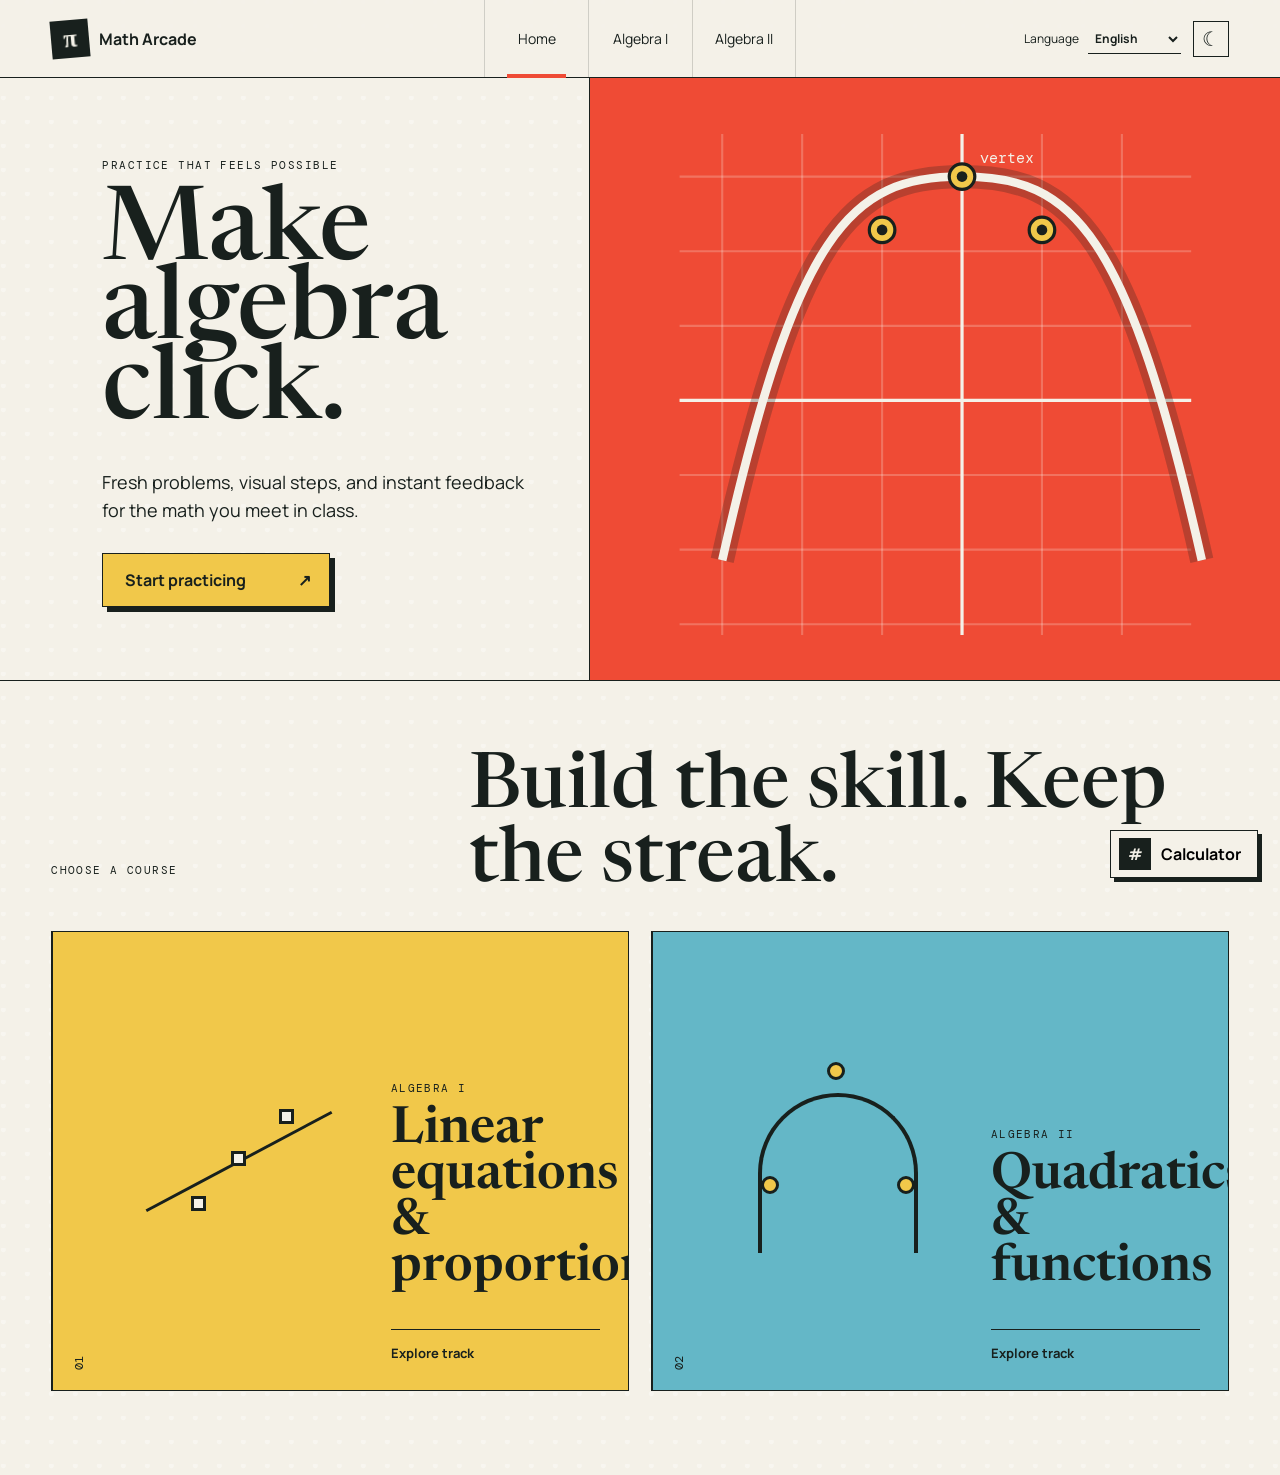
<file: index.html>
<!doctype html>
<html lang="en">
<head>
  <meta charset="utf-8">
  <meta name="viewport" content="width=device-width, initial-scale=1">
  <meta name="theme-color" content="#f4f1e8">
  <title>Math Arcade</title>
  <link rel="stylesheet" href="assets/styles.css">
</head>
<body>
  <header class="site-header">
    <a class="brand" href="index.html" aria-label="Math Arcade home">
      <span class="brand-mark" aria-hidden="true">π</span>
      <span>Math Arcade</span>
    </a>
    <nav class="top-nav" aria-label="Primary navigation">
      <a class="active" href="index.html" data-i18n="navHome">Home</a>
      <a href="pages/algebra-1.html" data-i18n="navAlgebra1">Algebra I</a>
      <a href="pages/algebra-2.html" data-i18n="navAlgebra2">Algebra II</a>
    </nav>
    <div class="header-actions">
      <label class="language-picker">
        <span data-i18n="language">Language</span>
        <select id="language-select" aria-label="Language">
          <option value="en">English</option>
          <option value="es">Español</option>
          <option value="fr">Français</option>
        </select>
      </label>
      <button class="theme-toggle" id="theme-toggle" type="button" aria-label="Switch to dark mode" title="Switch to dark mode">
        <span aria-hidden="true">☾</span>
      </button>
    </div>
  </header>

  <main>
    <section class="hero" aria-labelledby="hero-title">
      <div class="hero-copy">
        <p class="eyebrow" data-i18n="heroEyebrow">Practice that feels possible</p>
        <h1 id="hero-title" data-i18n="heroTitle">Make algebra<br>click.</h1>
        <p class="hero-summary" data-i18n="heroSummary">Fresh problems, visual steps, and instant feedback for the math you meet in class.</p>
        <a class="primary-button" href="pages/algebra-1.html">
          <span data-i18n="startPractice">Start practicing</span>
          <span aria-hidden="true">↗</span>
        </a>
      </div>
      <div class="hero-visual" aria-label="Coordinate plane illustration">
        <svg viewBox="0 0 560 520" role="img" aria-labelledby="graph-title">
          <title id="graph-title">Quadratic graph with coordinate points</title>
          <g class="grid-lines">
            <path d="M40 70H520M40 140H520M40 210H520M40 280H520M40 350H520M40 420H520M40 490H520" />
            <path d="M80 30V500M155 30V500M230 30V500M305 30V500M380 30V500M455 30V500" />
          </g>
          <path class="axis" d="M40 280H520M305 30V500" />
          <path class="curve-shadow" d="M80 430C150 120 200 70 305 70C410 70 460 120 530 430" />
          <path class="curve" d="M80 430C150 120 200 70 305 70C410 70 460 120 530 430" />
          <g class="plot-point"><circle cx="305" cy="70" r="12" /><circle cx="305" cy="70" r="5" /></g>
          <g class="plot-point"><circle cx="230" cy="120" r="12" /><circle cx="230" cy="120" r="5" /></g>
          <g class="plot-point"><circle cx="380" cy="120" r="12" /><circle cx="380" cy="120" r="5" /></g>
          <text x="322" y="57">vertex</text>
        </svg>
      </div>
    </section>

    <section class="course-section" aria-labelledby="courses-title">
      <div class="section-heading">
        <p class="eyebrow" data-i18n="chooseCourse">Choose a course</p>
        <h2 id="courses-title" data-i18n="courseTitle">Build the skill. Keep the streak.</h2>
      </div>
      <div class="course-grid">
        <a class="course-card algebra-one" href="pages/algebra-1.html">
          <span class="course-number">01</span>
          <div class="course-art linear-art" aria-hidden="true">
            <span class="line"></span><i></i><i></i><i></i>
          </div>
          <div class="course-content">
            <p data-i18n="course1Label">Algebra I</p>
            <h3 data-i18n="course1Title">Linear equations<br>& proportions</h3>
            <span class="course-link" data-i18n="explore">Explore track <b aria-hidden="true">→</b></span>
          </div>
        </a>
        <a class="course-card algebra-two" href="pages/algebra-2.html">
          <span class="course-number">02</span>
          <div class="course-art parabola-art" aria-hidden="true">
            <span></span><i></i><i></i><i></i>
          </div>
          <div class="course-content">
            <p data-i18n="course2Label">Algebra II</p>
            <h3 data-i18n="course2Title">Quadratics<br>& functions</h3>
            <span class="course-link" data-i18n="explore">Explore track <b aria-hidden="true">→</b></span>
          </div>
        </a>
      </div>
    </section>
  </main>

  <button class="calculator-toggle" id="calculator-toggle" type="button" aria-expanded="false" aria-controls="calculator">
    <span aria-hidden="true">#</span><span data-i18n="calculator">Calculator</span>
  </button>
  <aside class="calculator" id="calculator" aria-label="Calculator">
    <div class="calculator-header">
      <strong data-i18n="calculator">Calculator</strong>
      <button id="calculator-close" type="button" aria-label="Close calculator">×</button>
    </div>
    <output id="calc-display" aria-live="polite">0</output>
    <div class="calculator-grid" id="calc-grid"></div>
  </aside>

  <script src="assets/app.js"></script>
</body>
</html>
</file>
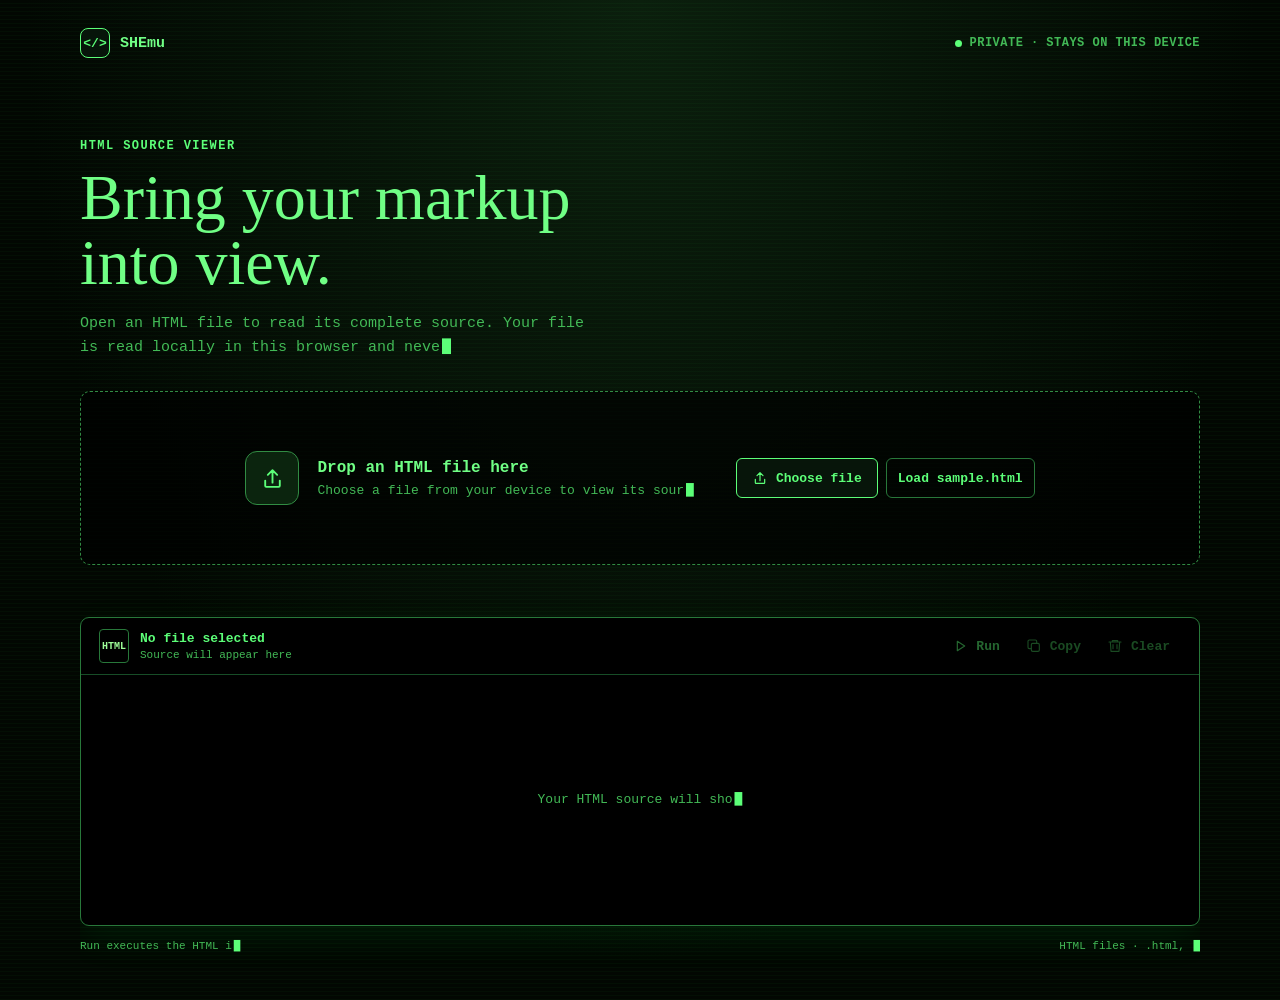
<file: SHEmu/index.html>
<!doctype html>
<html lang="en">
    <head>
        <meta charset="utf-8">
        <meta name="viewport" content="width=device-width, initial-scale=1">
        <meta name="theme-color" content="#020702">
        <title>SHEmu | HTML source viewer</title>
        <style>
            :root {
                color-scheme: dark;
                --paper: #020702;
                --ink: #70ff85;
                --muted: #42b956;
                --line: #155326;
                --green: #5cff78;
                --lime: #a0ff9a;
                --code: #000;
            }

            * { box-sizing: border-box; }
            [hidden] { display: none !important; }

            body {
                min-width: 320px;
                min-height: 100vh;
                margin: 0;
                background-color: var(--paper);
                background-image: repeating-linear-gradient(0deg, rgb(31 255 73 / 3%) 0 1px, transparent 1px 4px), radial-gradient(ellipse at 50% 0%, #0b1f0d 0%, #020702 68%);
                color: var(--ink);
                font-family: "SFMono-Regular", Consolas, "Liberation Mono", monospace;
            }

            button, input { font: inherit; }

            .shell {
                width: min(1120px, calc(100% - 48px));
                margin: 0 auto;
                padding: 28px 0 48px;
                animation: terminal-boot 360ms steps(6, end) both;
            }

            .typing::after {
                display: inline-block;
                margin-left: 2px;
                color: var(--green);
                content: "█";
                animation: caret-blink 800ms steps(2, start) infinite;
            }

            @keyframes caret-blink { to { visibility: hidden; } }
            @keyframes terminal-boot {
                from { clip-path: inset(0 0 100%); opacity: 0.2; }
                to { clip-path: inset(0); opacity: 1; }
            }

            .topbar, .brand, .file-details, .viewer-toolbar, .actions {
                display: flex;
                align-items: center;
            }

            .topbar, .viewer-toolbar { justify-content: space-between; }

            .brand { gap: 10px; font-size: 15px; font-weight: 750; }

            .brand-mark {
                display: grid;
                width: 30px;
                height: 30px;
                place-items: center;
                border-radius: 8px;
                background: #07150a;
                color: var(--green);
                border: 1px solid var(--green);
                font-family: monospace;
                font-size: 13px;
            }

            .local-note {
                display: flex;
                align-items: center;
                gap: 8px;
                color: var(--muted);
                font-size: 12px;
                font-weight: 650;
                letter-spacing: 0.04em;
                text-transform: uppercase;
            }

            .local-note::before {
                width: 7px;
                height: 7px;
                border-radius: 50%;
                background: var(--green);
                content: "";
            }

            main { padding-top: clamp(44px, 9vh, 92px); }

            .intro { max-width: 680px; margin-bottom: 30px; }

            .eyebrow {
                margin: 0 0 12px;
                color: var(--green);
                font-size: 12px;
                font-weight: 750;
                letter-spacing: 0.12em;
                text-transform: uppercase;
            }

            h1 {
                margin: 0;
                font-family: Georgia, "Times New Roman", serif;
                font-size: clamp(38px, 6vw, 64px);
                font-weight: 500;
                line-height: 1.02;
            }

            .intro-copy {
                max-width: 510px;
                margin: 16px 0 0;
                color: var(--muted);
                font-size: 15px;
                line-height: 1.65;
            }

            .dropzone {
                display: flex;
                min-height: 174px;
                align-items: center;
                justify-content: center;
                gap: 18px;
                padding: 28px;
                border: 1px dashed #318c43;
                border-radius: 10px;
                background: rgb(0 0 0 / 68%);
                text-align: left;
                transition: border-color 160ms ease, background 160ms ease, transform 160ms ease;
            }

            .dropzone.is-over {
                transform: translateY(-2px);
                border-color: var(--green);
                background: #09210d;
            }

            .upload-icon {
                display: grid;
                width: 54px;
                height: 54px;
                flex: 0 0 auto;
                place-items: center;
                border-radius: 12px;
                background: #0b240e;
                color: var(--green);
                border: 1px solid #318c43;
            }

            .upload-icon svg { width: 25px; height: 25px; }

            .drop-copy strong { display: block; font-size: 16px; }

            .drop-copy span {
                display: block;
                margin-top: 6px;
                color: var(--muted);
                font-size: 13px;
            }

            .primary-button, .action-button {
                display: inline-flex;
                min-height: 40px;
                align-items: center;
                justify-content: center;
                gap: 8px;
                border: 0;
                border-radius: 6px;
                cursor: pointer;
                font-size: 13px;
                font-weight: 700;
                transition: background 140ms ease, transform 140ms ease;
            }

            .upload-actions { display: flex; align-items: center; gap: 8px; margin-left: 24px; }
            .primary-button { margin-left: 24px; padding: 0 15px; background: #07150a; color: var(--green); border: 1px solid var(--green); }
            .upload-actions .primary-button { margin-left: 0; }
            .primary-button:hover { background: var(--green); color: #020702; }
            .action-button { padding: 0 11px; background: transparent; color: var(--muted); }
            .action-button:hover { background: #0c2110; color: var(--green); }
            .sample-button { border: 1px solid #28783a; color: var(--green); white-space: nowrap; }
            .sample-button:hover { background: #0c2110; }
            button:active { transform: translateY(1px); }
            button:focus-visible, .dropzone:focus-visible { outline: 2px solid var(--green); outline-offset: 3px; }

            .primary-button svg, .action-button svg { width: 16px; height: 16px; }
            input[type="file"] { display: none; }

            .message {
                min-height: 20px;
                margin: 10px 2px 0;
                color: var(--muted);
                font-size: 12px;
            }

            .message[data-error="true"] { color: #7cff88; }

            .viewer {
                overflow: hidden;
                margin-top: 22px;
                border: 1px solid #28783a;
                border-radius: 9px;
                background: var(--code);
                box-shadow: 0 12px 36px rgb(0 255 65 / 8%);
            }

            .viewer-toolbar {
                min-height: 57px;
                gap: 16px;
                padding: 0 18px;
                border-bottom: 1px solid #174d27;
                color: var(--green);
            }

            .file-details { min-width: 0; gap: 11px; }

            .file-icon {
                display: grid;
                width: 30px;
                height: 34px;
                flex: 0 0 auto;
                place-items: center;
                border: 1px solid #28783a;
                border-radius: 4px;
                color: var(--lime);
                font-family: monospace;
                font-size: 10px;
                font-weight: 700;
            }

            .file-name {
                overflow: hidden;
                color: var(--green);
                font-size: 13px;
                font-weight: 650;
                text-overflow: ellipsis;
                white-space: nowrap;
            }

            .file-meta { margin-top: 3px; color: var(--muted); font-size: 11px; }
            .actions { gap: 4px; }
            .viewer .action-button { color: var(--muted); }
            .viewer .action-button:hover { background: #0c2110; color: var(--green); }
            .viewer .action-button:disabled { cursor: default; opacity: 0.4; }
            .viewer .run-button { color: var(--green); }

            .source {
                overflow: auto;
                min-height: 250px;
                max-height: min(58vh, 680px);
                margin: 0;
                padding: 22px 24px;
                color: var(--green);
                font-family: "SFMono-Regular", Consolas, "Liberation Mono", monospace;
                font-size: 13px;
                line-height: 1.7;
                tab-size: 4;
                white-space: pre;
            }

            .source.is-empty {
                display: grid;
                place-items: center;
                color: var(--muted);
                font-family: inherit;
                font-size: 13px;
                white-space: normal;
            }

            .preview-panel {
                overflow: hidden;
                margin: 0 18px 18px;
                border: 1px solid #28783a;
                border-radius: 6px;
                background: #000;
            }

            .preview-toolbar {
                display: flex;
                min-height: 46px;
                align-items: center;
                justify-content: space-between;
                gap: 12px;
                padding: 0 12px;
                border-bottom: 1px solid #174d27;
                color: var(--muted);
                font-size: 11px;
            }

            .preview-frame {
                display: block;
                width: 100%;
                height: min(68vh, 720px);
                min-height: 280px;
                border: 0;
                background: white;
            }

            .preview-panel:fullscreen {
                display: flex;
                width: 100%;
                height: 100%;
                min-height: 0;
                flex-direction: column;
                margin: 0;
                border: 0;
                border-radius: 0;
            }

            .preview-panel:fullscreen .preview-frame {
                height: auto;
                min-height: 0;
                flex: 1;
            }

            footer {
                display: flex;
                justify-content: space-between;
                gap: 16px;
                margin-top: 14px;
                color: var(--muted);
                font-size: 11px;
            }

            @media (max-width: 640px) {
                .shell { width: min(100% - 32px, 520px); padding-top: 18px; }
                main { padding-top: 48px; }
                .local-note { font-size: 10px; }
                .dropzone { min-height: 210px; flex-wrap: wrap; justify-content: flex-start; gap: 14px; }
                .drop-copy { flex: 1 1 calc(100% - 72px); }
                .upload-actions { margin-left: 68px; flex-wrap: wrap; }
                .primary-button { margin-left: 0; }
                .viewer-toolbar { padding: 0 12px; }
                .actions { gap: 0; }
                .viewer .action-button { width: 38px; padding: 0; font-size: 0; }
                .source { padding: 16px; font-size: 12px; }
                .preview-panel { margin: 0 10px 10px; }
                .preview-toolbar { padding: 0 8px; font-size: 10px; }
                .preview-toolbar .action-button { width: auto; padding: 0 8px; font-size: 11px; }
                .preview-frame { height: 60vh; min-height: 240px; }
            }

            @media (prefers-reduced-motion: reduce) {
                *, *::before, *::after { scroll-behavior: auto !important; transition-duration: 0.01ms !important; }
                .shell { animation: none; }
                .typing::after { animation: none; }
            }
        </style>
    </head>
    <body>
        <div class="shell">
            <header class="topbar">
                <div class="brand"><span class="brand-mark">&lt;/&gt;</span><span data-typewriter>SHEmu</span></div>
                <div class="local-note" data-typewriter>Private · stays on this device</div>
            </header>

            <main>
                <section class="intro" aria-labelledby="page-title">
                    <p class="eyebrow" data-typewriter>HTML source viewer</p>
                    <h1 id="page-title"><span data-typewriter>Bring your markup</span><br><span data-typewriter>into view.</span></h1>
                    <p class="intro-copy" data-typewriter>Open an HTML file to read its complete source. Your file is read locally in this browser and never sent anywhere.</p>
                </section>

                <section id="dropzone" class="dropzone" aria-label="Choose an HTML file or drop one here" tabindex="0">
                    <div class="upload-icon" aria-hidden="true">
                        <svg viewBox="0 0 24 24" fill="none" stroke="currentColor" stroke-width="1.8" stroke-linecap="round" stroke-linejoin="round"><path d="M12 16V4m0 0L7.5 8.5M12 4l4.5 4.5"/><path d="M5 14v5a1 1 0 0 0 1 1h12a1 1 0 0 0 1-1v-5"/></svg>
                    </div>
                    <div class="drop-copy">
                        <strong data-typewriter>Drop an HTML file here</strong>
                        <span data-typewriter>Choose a file from your device to view its source</span>
                    </div>
                    <div class="upload-actions">
                        <button id="choose-button" class="primary-button" type="button">
                            <svg viewBox="0 0 24 24" fill="none" stroke="currentColor" stroke-width="1.8" stroke-linecap="round" stroke-linejoin="round" aria-hidden="true"><path d="M12 16V4m0 0L7.5 8.5M12 4l4.5 4.5"/><path d="M5 14v5a1 1 0 0 0 1 1h12a1 1 0 0 0 1-1v-5"/></svg>
                            <span data-typewriter>Choose file</span>
                        </button>
                        <button id="sample-button" class="action-button sample-button" type="button" title="Load sample.html from this workspace">
                            <span data-typewriter>Load sample.html</span>
                        </button>
                    </div>
                    <input id="file-input" type="file" accept=".html,.htm,text/html">
                </section>
                <p id="message" class="message" role="status" aria-live="polite"></p>

                <section class="viewer" aria-label="HTML source">
                    <div class="viewer-toolbar">
                        <div class="file-details">
                            <span class="file-icon" aria-hidden="true" data-typewriter>HTML</span>
                            <div style="min-width: 0">
                                <div id="file-name" class="file-name" data-typewriter>No file selected</div>
                                <div id="file-meta" class="file-meta" data-typewriter>Source will appear here</div>
                            </div>
                        </div>
                        <div class="actions">
                            <button id="run-button" class="action-button run-button" type="button" title="Run HTML locally" aria-label="Run HTML locally" disabled>
                                <svg viewBox="0 0 24 24" fill="none" stroke="currentColor" stroke-width="1.8" stroke-linecap="round" stroke-linejoin="round" aria-hidden="true"><path d="m8 5 11 7-11 7V5Z"/></svg>
                                <span data-typewriter>Run</span>
                            </button>
                            <button id="copy-button" class="action-button" type="button" title="Copy source" aria-label="Copy source" disabled>
                                <svg viewBox="0 0 24 24" fill="none" stroke="currentColor" stroke-width="1.7" stroke-linecap="round" stroke-linejoin="round" aria-hidden="true"><rect x="8" y="8" width="12" height="12" rx="2"/><path d="M16 8V5a2 2 0 0 0-2-2H5a2 2 0 0 0-2 2v9a2 2 0 0 0 2 2h3"/></svg>
                                <span data-typewriter>Copy</span>
                            </button>
                            <button id="clear-button" class="action-button" type="button" title="Clear source" aria-label="Clear source" disabled>
                                <svg viewBox="0 0 24 24" fill="none" stroke="currentColor" stroke-width="1.7" stroke-linecap="round" stroke-linejoin="round" aria-hidden="true"><path d="M3 6h18M8 6V4h8v2m3 0-1 14H6L5 6m4 4v6m6-6v6"/></svg>
                                <span data-typewriter>Clear</span>
                            </button>
                        </div>
                    </div>
                    <pre id="source" class="source is-empty"><code id="source-code" data-typewriter>Your HTML source will show up here.</code></pre>
                    <section id="preview-panel" class="preview-panel" aria-label="Local HTML preview" hidden>
                        <div class="preview-toolbar">
                            <span>Sandboxed preview · scripts can still request remote resources</span>
                            <button id="fullscreen-button" class="action-button" type="button" title="Enter fullscreen" aria-label="Enter fullscreen" disabled>
                                <svg viewBox="0 0 24 24" fill="none" stroke="currentColor" stroke-width="1.8" stroke-linecap="round" stroke-linejoin="round" aria-hidden="true"><path d="M8 3H5a2 2 0 0 0-2 2v3m13-5h3a2 2 0 0 1 2 2v3M3 16v3a2 2 0 0 0 2 2h3m13-5v3a2 2 0 0 1-2 2h-3"/></svg>
                                <span id="fullscreen-label">Fullscreen</span>
                            </button>
                        </div>
                        <iframe id="preview-frame" class="preview-frame" title="Locally running HTML preview" sandbox="allow-scripts allow-pointer-lock" allow="fullscreen *; pointer-lock *" allowfullscreen referrerpolicy="no-referrer"></iframe>
                    </section>
                </section>

                <footer>
                    <span data-typewriter>Run executes the HTML in an isolated browser frame.</span>
                    <span data-typewriter>HTML files · .html, .htm</span>
                </footer>
            </main>
        </div>

        <script>
            const fileInput = document.querySelector("#file-input");
            const dropzone = document.querySelector("#dropzone");
            const sampleButton = document.querySelector("#sample-button");
            const source = document.querySelector("#source");
            const sourceCode = document.querySelector("#source-code");
            const fileName = document.querySelector("#file-name");
            const fileMeta = document.querySelector("#file-meta");
            const message = document.querySelector("#message");
            const runButton = document.querySelector("#run-button");
            const copyButton = document.querySelector("#copy-button");
            const clearButton = document.querySelector("#clear-button");
            const previewPanel = document.querySelector("#preview-panel");
            const previewFrame = document.querySelector("#preview-frame");
            const fullscreenButton = document.querySelector("#fullscreen-button");
            const fullscreenLabel = document.querySelector("#fullscreen-label");
            const typingTokens = new WeakMap();
            const prefersReducedMotion = window.matchMedia("(prefers-reduced-motion: reduce)").matches;
            let currentSource = "";
            let currentFileName = "";
            let hasLoadedFile = false;

            function typeText(element, text, duration = Math.min(2200, Math.max(250, text.length * 1.5)), token = {}) {
                typingTokens.set(element, token);
                if (prefersReducedMotion || !text.length) {
                    element.textContent = text;
                    element.classList.remove("typing");
                    return;
                }

                const start = performance.now();
                element.classList.add("typing");

                function revealFrame(now) {
                    if (typingTokens.get(element) !== token) return;

                    const progress = Math.min((now - start) / duration, 1);
                    const visibleCharacters = Math.ceil(progress * text.length);
                    element.textContent = text.slice(0, visibleCharacters);

                    if (progress < 1) {
                        requestAnimationFrame(revealFrame);
                    } else {
                        element.classList.remove("typing");
                    }
                }

                requestAnimationFrame(revealFrame);
            }

            document.querySelectorAll("[data-typewriter]").forEach((element, index) => {
                const text = element.textContent;
                const token = {};
                typingTokens.set(element, token);
                element.textContent = "";
                window.setTimeout(() => {
                    if (typingTokens.get(element) === token) {
                        typeText(element, text, Math.min(1100, Math.max(200, text.length * 18)), token);
                    }
                }, index * 45);
            });

            function formatBytes(bytes) {
                if (bytes < 1024) return `${bytes} B`;
                if (bytes < 1024 * 1024) return `${(bytes / 1024).toFixed(1)} KB`;
                return `${(bytes / (1024 * 1024)).toFixed(1)} MB`;
            }

            function showMessage(text, isError = false) {
                message.dataset.error = String(isError);
                typeText(message, text);
            }

            function clearSource() {
                currentSource = "";
                currentFileName = "";
                hasLoadedFile = false;
                typeText(sourceCode, "Your HTML source will show up here.");
                source.classList.add("is-empty");
                typeText(fileName, "No file selected");
                typeText(fileMeta, "Source will appear here");
                if (document.fullscreenElement === previewPanel) {
                    document.exitFullscreen().catch(() => {});
                }
                previewPanel.hidden = true;
                previewFrame.srcdoc = "";
                runButton.disabled = true;
                fullscreenButton.disabled = true;
                copyButton.disabled = true;
                clearButton.disabled = true;
                fileInput.value = "";
                showMessage("");
            }

            function displaySource(name, text, size) {
                currentSource = text;
                currentFileName = name;
                hasLoadedFile = true;
                typeText(sourceCode, text);
                source.classList.remove("is-empty");
                typeText(fileName, name);
                typeText(fileMeta, `${formatBytes(size)} · ${text ? text.split(/\r\n|\r|\n/).length : 0} lines`);
                if (document.fullscreenElement === previewPanel) {
                    document.exitFullscreen().catch(() => {});
                }
                previewPanel.hidden = true;
                previewFrame.srcdoc = "";
                runButton.disabled = false;
                fullscreenButton.disabled = true;
                copyButton.disabled = false;
                clearButton.disabled = false;
                showMessage(`Loaded ${name} locally.`);
            }

            async function loadFile(file) {
                if (!file) return;
                if (!/\.html?$/i.test(file.name) && file.type !== "text/html") {
                    showMessage("Choose an .html or .htm file.", true);
                    return;
                }

                try {
                    const text = await file.text();
                    displaySource(file.name, text, file.size);
                } catch {
                    showMessage("This file could not be read. Try choosing it again.", true);
                }
            }

            document.querySelector("#choose-button").addEventListener("click", () => fileInput.click());
            fileInput.addEventListener("change", () => loadFile(fileInput.files[0]));
            sampleButton.addEventListener("click", async () => {
                sampleButton.disabled = true;
                try {
                    const response = await fetch("./sample.html");
                    if (!response.ok) throw new Error(`HTTP ${response.status}`);
                    const text = await response.text();
                    displaySource("sample.html", text, new Blob([text]).size);
                    showMessage("sample.html loaded. Running it downloads about 860 MiB of game assets.");
                } catch {
                    showMessage("Could not load sample.html. Open SHEmu through the local server and keep sample.html beside index.html.", true);
                } finally {
                    sampleButton.disabled = false;
                }
            });
            runButton.addEventListener("click", () => {
                if (!hasLoadedFile) return;
                previewFrame.srcdoc = currentSource;
                previewPanel.hidden = false;
                fullscreenButton.disabled = false;
                showMessage(currentFileName === "sample.html"
                    ? "Starting sample. It downloads about 860 MiB of game assets from jsDelivr."
                    : "Running locally in a sandboxed browser frame.");
                previewPanel.scrollIntoView({ behavior: prefersReducedMotion ? "auto" : "smooth", block: "nearest" });
            });

            fullscreenButton.addEventListener("click", async () => {
                try {
                    if (document.fullscreenElement === previewPanel) {
                        await document.exitFullscreen();
                    } else {
                        await previewPanel.requestFullscreen();
                    }
                } catch {
                    showMessage("Fullscreen is unavailable in this browser context.", true);
                }
            });

            document.addEventListener("fullscreenchange", () => {
                const label = document.fullscreenElement === previewPanel ? "Exit fullscreen" : "Fullscreen";
                fullscreenButton.title = label;
                fullscreenButton.setAttribute("aria-label", label);
                typeText(fullscreenLabel, label);
            });

            dropzone.addEventListener("keydown", event => {
                if (event.key === "Enter" || event.key === " ") {
                    event.preventDefault();
                    fileInput.click();
                }
            });

            ["dragenter", "dragover"].forEach(type => dropzone.addEventListener(type, event => {
                event.preventDefault();
                dropzone.classList.add("is-over");
            }));

            ["dragleave", "drop"].forEach(type => dropzone.addEventListener(type, event => {
                event.preventDefault();
                dropzone.classList.remove("is-over");
            }));

            dropzone.addEventListener("drop", event => loadFile(event.dataTransfer.files[0]));

            copyButton.addEventListener("click", async () => {
                try {
                    await navigator.clipboard.writeText(currentSource);
                    showMessage("Source copied to clipboard.");
                } catch {
                    showMessage("Clipboard access is unavailable in this browser context.", true);
                }
            });

            clearButton.addEventListener("click", clearSource);
        </script>
    </body>
</html>
</file>
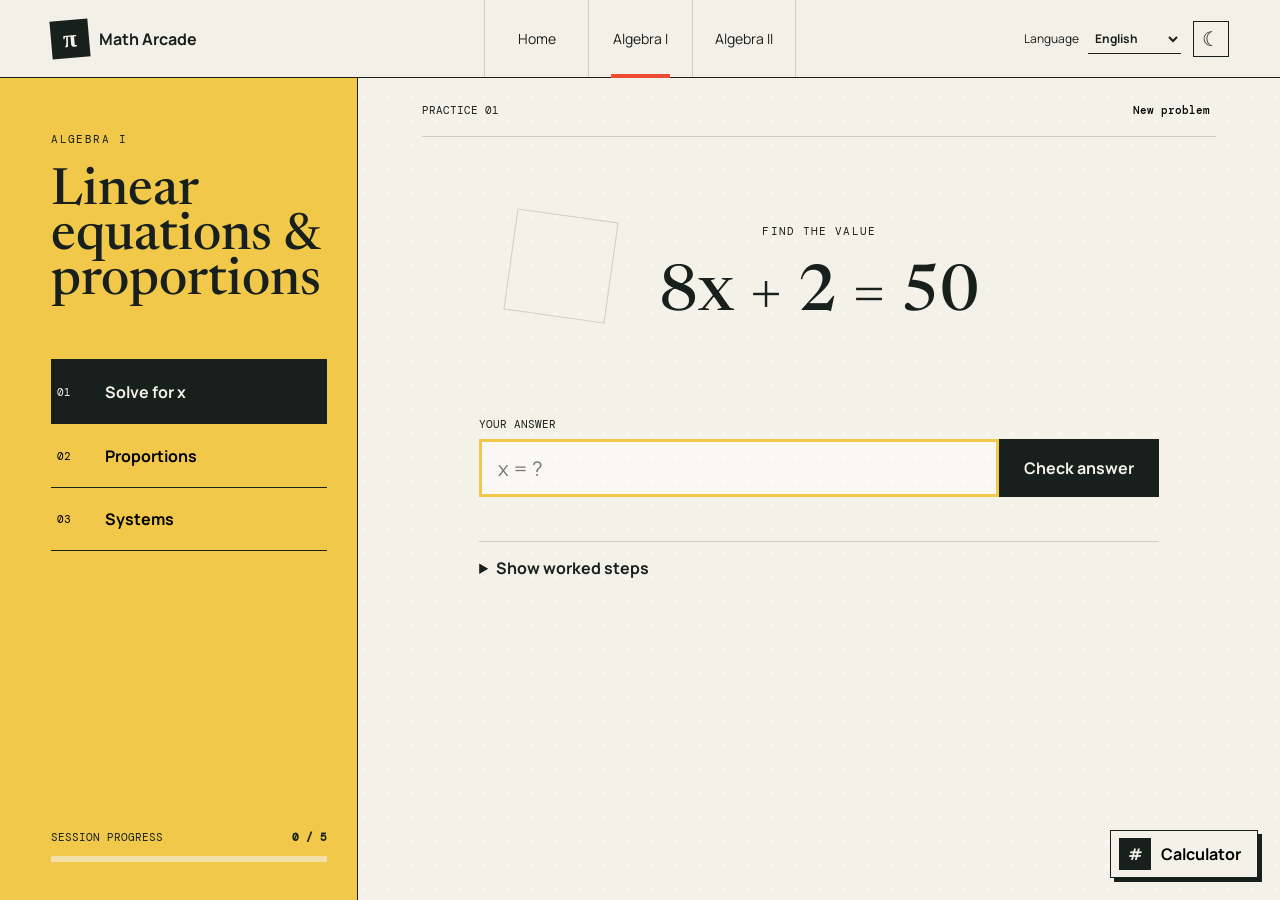
<file: pages/algebra-1.html>
<!doctype html>
<html lang="en">
<head>
  <meta charset="utf-8">
  <meta name="viewport" content="width=device-width, initial-scale=1">
  <title>Algebra I Practice | Math Arcade</title>
  <link rel="stylesheet" href="../assets/styles.css">
</head>
<body>
  <header class="site-header">
    <a class="brand" href="../index.html"><span class="brand-mark" aria-hidden="true">π</span><span>Math Arcade</span></a>
    <nav class="top-nav" aria-label="Primary navigation">
      <a href="../index.html" data-i18n="navHome">Home</a><a class="active" href="algebra-1.html" data-i18n="navAlgebra1">Algebra I</a><a href="algebra-2.html" data-i18n="navAlgebra2">Algebra II</a>
    </nav>
    <div class="header-actions">
      <label class="language-picker"><span data-i18n="language">Language</span><select id="language-select" aria-label="Language"><option value="en">English</option><option value="es">Español</option><option value="fr">Français</option></select></label>
      <button class="theme-toggle" id="theme-toggle" type="button" aria-label="Switch to dark mode" title="Switch to dark mode"><span aria-hidden="true">☾</span></button>
    </div>
  </header>

  <main class="practice-page">
    <aside class="practice-aside">
      <p class="eyebrow" data-i18n="course1Label">Algebra I</p>
      <h1 data-i18n="course1Title">Linear equations &amp; proportions</h1>
      <div class="topic-list" role="tablist" aria-label="Problem topics">
        <button class="topic-button active" type="button" role="tab" aria-selected="true" data-topic="solveX"><span>01</span><span data-i18n="topicSolveX">Solve for x</span></button>
        <button class="topic-button" type="button" role="tab" aria-selected="false" data-topic="proportion"><span>02</span><span data-i18n="topicProportion">Proportions</span></button>
        <button class="topic-button" type="button" role="tab" aria-selected="false" data-topic="systems"><span>03</span><span data-i18n="topicSystems">Systems</span></button>
      </div>
      <div class="progress-card"><div><span data-i18n="sessionProgress">Session progress</span><strong id="progress-count">0 / 5</strong></div><div class="progress-track"><span id="progress-bar"></span></div></div>
    </aside>

    <section class="practice-workspace" aria-live="polite">
      <div class="problem-toolbar"><span id="problem-label">Practice 01</span><button id="new-problem" type="button" data-i18n="newProblem">New problem ↻</button></div>
      <div class="problem-stage"><span class="problem-kicker" data-i18n="findValue">Find the value</span><p class="problem-equation" id="problem-equation">3x + 4 = 19</p></div>
      <form class="answer-form" id="answer-form">
        <label for="answer-input" data-i18n="yourAnswer">Your answer</label>
        <div><input id="answer-input" name="answer" type="text" inputmode="decimal" autocomplete="off" placeholder="x = ?"><button type="submit" data-i18n="checkAnswer">Check answer</button></div>
        <p class="answer-feedback" id="answer-feedback"></p>
      </form>
      <details class="solution" id="solution"><summary data-i18n="showSteps">Show worked steps</summary><ol id="solution-steps"></ol></details>
    </section>
  </main>

  <button class="calculator-toggle" id="calculator-toggle" type="button" aria-expanded="false" aria-controls="calculator"><span aria-hidden="true">#</span><span data-i18n="calculator">Calculator</span></button>
  <aside class="calculator" id="calculator" aria-label="Calculator"><div class="calculator-header"><strong data-i18n="calculator">Calculator</strong><button id="calculator-close" type="button" aria-label="Close calculator">×</button></div><output id="calc-display">0</output><div class="calculator-grid" id="calc-grid"></div></aside>
  <script src="../assets/problems.js"></script><script src="../assets/app.js"></script>
</body>
</html>
</file>
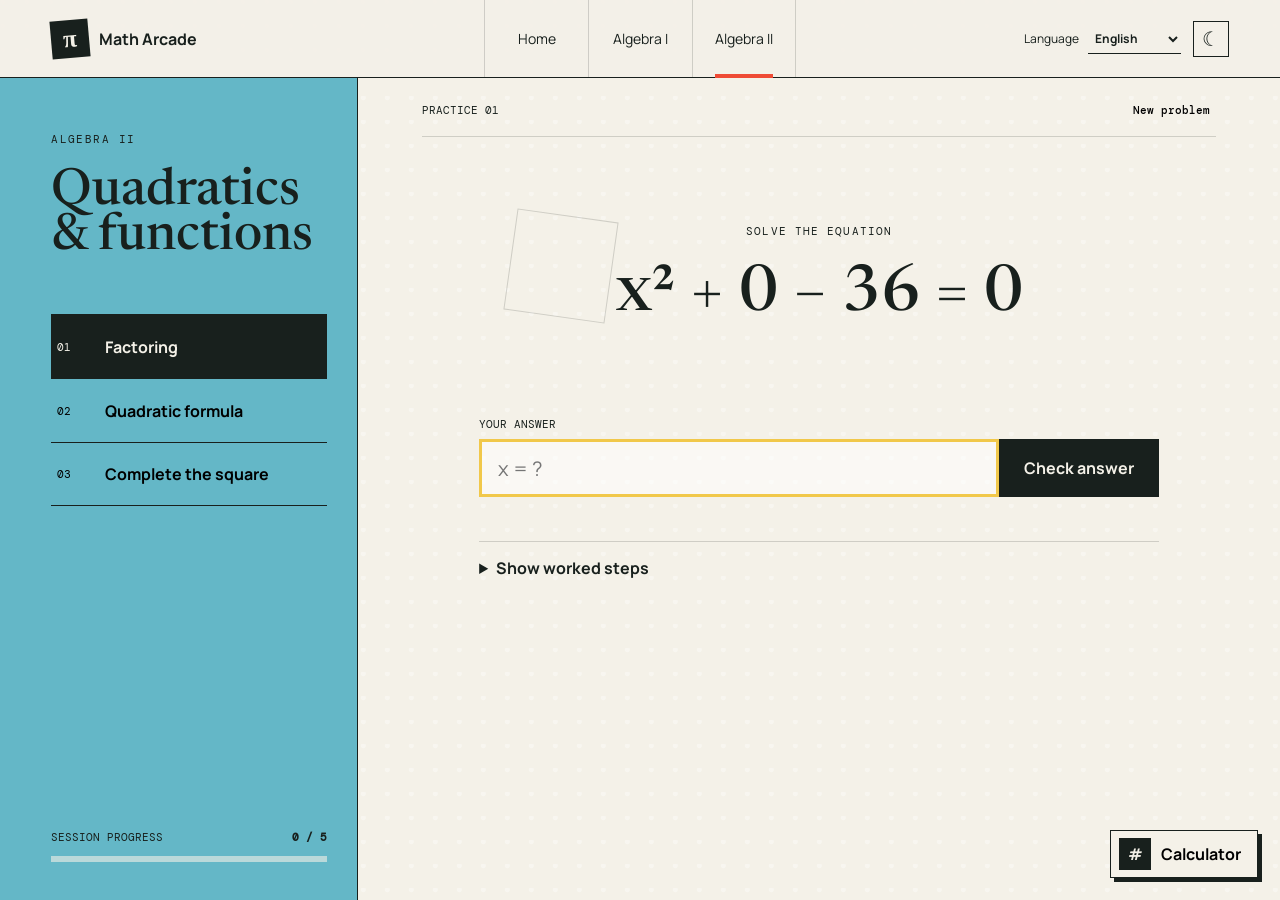
<file: pages/algebra-2.html>
<!doctype html>
<html lang="en">
<head>
  <meta charset="utf-8">
  <meta name="viewport" content="width=device-width, initial-scale=1">
  <title>Algebra II Practice | Math Arcade</title>
  <link rel="stylesheet" href="../assets/styles.css">
</head>
<body>
  <header class="site-header">
    <a class="brand" href="../index.html"><span class="brand-mark" aria-hidden="true">π</span><span>Math Arcade</span></a>
    <nav class="top-nav" aria-label="Primary navigation">
      <a href="../index.html" data-i18n="navHome">Home</a><a href="algebra-1.html" data-i18n="navAlgebra1">Algebra I</a><a class="active" href="algebra-2.html" data-i18n="navAlgebra2">Algebra II</a>
    </nav>
    <div class="header-actions">
      <label class="language-picker"><span data-i18n="language">Language</span><select id="language-select" aria-label="Language"><option value="en">English</option><option value="es">Español</option><option value="fr">Français</option></select></label>
      <button class="theme-toggle" id="theme-toggle" type="button" aria-label="Switch to dark mode" title="Switch to dark mode"><span aria-hidden="true">☾</span></button>
    </div>
  </header>

  <main class="practice-page">
    <aside class="practice-aside algebra-two-aside">
      <p class="eyebrow" data-i18n="course2Label">Algebra II</p>
      <h1 data-i18n="course2Title">Quadratics &amp; functions</h1>
      <div class="topic-list" role="tablist" aria-label="Problem topics">
        <button class="topic-button active" type="button" role="tab" aria-selected="true" data-topic="factoring"><span>01</span><span data-i18n="topicFactoring">Factoring</span></button>
        <button class="topic-button" type="button" role="tab" aria-selected="false" data-topic="quadraticFormula"><span>02</span><span data-i18n="topicQuadratic">Quadratic formula</span></button>
        <button class="topic-button" type="button" role="tab" aria-selected="false" data-topic="completeSquare"><span>03</span><span data-i18n="topicCompleteSquare">Complete the square</span></button>
      </div>
      <div class="progress-card"><div><span data-i18n="sessionProgress">Session progress</span><strong id="progress-count">0 / 5</strong></div><div class="progress-track"><span id="progress-bar"></span></div></div>
    </aside>

    <section class="practice-workspace" aria-live="polite">
      <div class="problem-toolbar"><span id="problem-label">Practice 01</span><button id="new-problem" type="button" data-i18n="newProblem">New problem ↻</button></div>
      <div class="problem-stage quadratic-stage"><span class="problem-kicker" data-i18n="solveEquation">Solve the equation</span><p class="problem-equation" id="problem-equation">x² − 5x + 6 = 0</p></div>
      <form class="answer-form" id="answer-form">
        <label for="answer-input" data-i18n="yourAnswer">Your answer</label>
        <div><input id="answer-input" name="answer" type="text" inputmode="decimal" autocomplete="off" placeholder="x = ?"><button type="submit" data-i18n="checkAnswer">Check answer</button></div>
        <p class="answer-feedback" id="answer-feedback"></p>
      </form>
      <details class="solution" id="solution"><summary data-i18n="showSteps">Show worked steps</summary><ol id="solution-steps"></ol></details>
    </section>
  </main>

  <button class="calculator-toggle" id="calculator-toggle" type="button" aria-expanded="false" aria-controls="calculator"><span aria-hidden="true">#</span><span data-i18n="calculator">Calculator</span></button>
  <aside class="calculator" id="calculator" aria-label="Calculator"><div class="calculator-header"><strong data-i18n="calculator">Calculator</strong><button id="calculator-close" type="button" aria-label="Close calculator">×</button></div><output id="calc-display">0</output><div class="calculator-grid" id="calc-grid"></div></aside>
  <script src="../assets/problems.js"></script><script src="../assets/app.js"></script>
</body>
</html>
</file>
<file: assets/styles.css>
@import url('https://fonts.googleapis.com/css2?family=DM+Mono:wght@400;500&family=Manrope:wght@500;600;700&family=Newsreader:opsz,wght@6..72,500;6..72,600&display=swap');

:root {
  --ink: #18201d;
  --paper: #f4f1e8;
  --paper-deep: #e9e4d7;
  --red: #ef4b35;
  --blue: #64b7c7;
  --yellow: #f1c84a;
  --green: #a9c7a5;
  --line: rgba(24, 32, 29, .17);
  --shadow: 7px 7px 0 var(--ink);
}

:root[data-theme="dark"] {
  --ink: #edf1ed;
  --paper: #1d2421;
  --paper-deep: #151917;
  --red: #ef6a57;
  --blue: #7dc8d3;
  --yellow: #dbb948;
  --green: #91b18d;
  --line: rgba(237, 241, 237, .18);
  --shadow: 7px 7px 0 #090b0a;
}

* { box-sizing: border-box; }
html { scroll-behavior: smooth; }
body {
  margin: 0;
  color: var(--ink);
  background:
    radial-gradient(circle at 14% 7%, color-mix(in srgb, var(--paper) 65%, white) 0 2px, transparent 3px) 0 0 / 24px 24px,
    var(--paper);
  font-family: "Manrope", sans-serif;
}
button, input, select { font: inherit; }
button, a, select { -webkit-tap-highlight-color: transparent; }
a { color: inherit; }

.site-header {
  height: 78px;
  display: grid;
  grid-template-columns: 1fr auto 1fr;
  align-items: center;
  gap: 24px;
  padding: 0 4vw;
  border-bottom: 1px solid var(--ink);
  background: color-mix(in srgb, var(--paper) 94%, transparent);
  position: relative;
  z-index: 20;
}
.brand { display: flex; align-items: center; gap: 10px; text-decoration: none; font-weight: 700; }
.brand-mark {
  width: 38px; height: 38px; display: grid; place-items: center;
  background: var(--ink); color: var(--paper); font-family: "Newsreader", serif;
  font-size: 25px; transform: rotate(-5deg);
}
.top-nav { display: flex; align-self: stretch; }
.top-nav a {
  min-width: 104px; display: grid; place-items: center;
  border-left: 1px solid var(--line); text-decoration: none; font-size: 14px;
  position: relative;
}
.top-nav a:last-child { border-right: 1px solid var(--line); }
.top-nav a.active::after { content: ""; position: absolute; inset: auto 22px -1px; height: 4px; background: var(--red); }
.language-picker { justify-self: end; display: flex; align-items: center; gap: 9px; font-size: 12px; }
.language-picker select { border: 0; border-bottom: 1px solid var(--ink); background: transparent; color: var(--ink); padding: 5px 20px 5px 3px; font-weight: 700; }
.header-actions { justify-self: end; display: flex; align-items: center; gap: 12px; }
.theme-toggle { width: 36px; height: 36px; display: grid; place-items: center; border: 1px solid var(--ink); background: transparent; color: var(--ink); cursor: pointer; }
.theme-toggle span { font-size: 20px; line-height: 1; }
.theme-toggle:hover { background: var(--ink); color: var(--paper); }
.hero {
  min-height: 580px;
  display: grid;
  grid-template-columns: 46% 54%;
  border-bottom: 1px solid var(--ink);
  overflow: hidden;
}
.hero-copy { display: flex; flex-direction: column; justify-content: center; align-items: flex-start; padding: 70px 4vw 64px 8vw; }
.eyebrow { margin: 0 0 24px; font-family: "DM Mono", monospace; font-size: 11px; text-transform: uppercase; letter-spacing: .13em; }
.hero h1, .course-section h2, .practice-aside h1 {
  margin: 0; font-family: "Newsreader", serif; font-weight: 500;
}
.hero h1 { font-size: clamp(66px, 8vw, 118px); line-height: .78; letter-spacing: 0; }
.hero-summary { max-width: 500px; margin: 34px 0 28px; font-size: 18px; line-height: 1.55; }
.primary-button {
  display: inline-flex; gap: 52px; align-items: center;
  border: 1px solid var(--ink); background: var(--yellow); box-shadow: 5px 5px 0 var(--ink);
  padding: 15px 18px 15px 22px; text-decoration: none; font-weight: 700;
  transition: transform .18s, box-shadow .18s;
}
.primary-button:hover { transform: translate(3px, 3px); box-shadow: 2px 2px 0 var(--ink); }
.hero-visual { display: grid; place-items: center; min-height: 580px; background: var(--red); border-left: 1px solid var(--ink); }
.hero-visual svg { width: min(94%, 660px); height: 92%; overflow: visible; }
.grid-lines path { fill: none; stroke: rgba(244,241,232,.24); stroke-width: 2; }
.axis { fill: none; stroke: var(--paper); stroke-width: 3; }
.curve-shadow { fill: none; stroke: rgba(24,32,29,.25); stroke-width: 22; }
.curve { fill: none; stroke: var(--paper); stroke-width: 8; }
.plot-point circle:first-child { fill: var(--yellow); stroke: var(--ink); stroke-width: 3; }
.plot-point circle:last-child { fill: var(--ink); }
.hero-visual text { fill: var(--paper); font: 14px "DM Mono", monospace; }

.course-section { padding: 72px 4vw 84px; }
.section-heading { display: flex; align-items: flex-end; justify-content: space-between; margin-bottom: 30px; }
.section-heading .eyebrow { width: 28%; }
.course-section h2 { width: 72%; max-width: 760px; font-size: clamp(48px, 6vw, 82px); line-height: .96; }
.course-grid { display: grid; grid-template-columns: 1fr 1fr; gap: 22px; }
.course-card {
  min-height: 460px; display: grid; grid-template-columns: 62px 1fr 46%;
  border: 1px solid var(--ink); overflow: hidden; text-decoration: none;
  transition: transform .2s, box-shadow .2s;
}
.course-card:hover { transform: translateY(-5px); box-shadow: 0 9px 0 var(--ink); }
.course-card.algebra-one { background: var(--yellow); }
.course-card.algebra-two { background: var(--blue); }
.course-number { border-right: 1px solid var(--ink); writing-mode: vertical-rl; transform: rotate(180deg); padding: 20px 18px; font: 12px "DM Mono", monospace; }
.course-art { align-self: center; justify-self: center; position: relative; }
.course-content { align-self: end; margin: 28px; }
.course-content p { font: 11px "DM Mono", monospace; text-transform: uppercase; letter-spacing: .12em; }
.course-content h3 { margin: 12px 0 38px; font-family: "Newsreader", serif; font-size: clamp(38px, 4vw, 58px); line-height: .9; font-weight: 600; }
.course-link { display: flex; justify-content: space-between; padding-top: 14px; border-top: 1px solid var(--ink); font-size: 13px; font-weight: 700; }
.course-link b { font-size: 22px; line-height: 10px; }
.linear-art { width: 150px; height: 210px; }
.linear-art .line { position: absolute; width: 210px; height: 3px; background: var(--ink); left: -30px; top: 104px; transform: rotate(-28deg); }
.linear-art i { width: 15px; height: 15px; border: 3px solid var(--ink); background: var(--paper); position: absolute; }
.linear-art i:nth-of-type(1) { left: 27px; top: 140px; }
.linear-art i:nth-of-type(2) { left: 67px; top: 95px; }
.linear-art i:nth-of-type(3) { right: 20px; top: 53px; }
.parabola-art { width: 170px; height: 210px; }
.parabola-art span { position: absolute; width: 160px; height: 160px; border: 4px solid var(--ink); border-radius: 50% 50% 0 0; border-bottom: 0; bottom: 13px; left: 5px; }
.parabola-art i { width: 18px; height: 18px; background: var(--yellow); border: 3px solid var(--ink); position: absolute; border-radius: 50%; }
.parabola-art i:nth-of-type(1) { left: 74px; top: 6px; }.parabola-art i:nth-of-type(2) { left: 8px; top: 120px; }.parabola-art i:nth-of-type(3) { right: 8px; top: 120px; }

.practice-page { min-height: calc(100vh - 78px); display: grid; grid-template-columns: minmax(290px, 28%) 1fr; }
.practice-aside { min-width: 0; display: flex; flex-direction: column; padding: 54px 30px 38px 4vw; border-right: 1px solid var(--ink); background: var(--yellow); }
.algebra-two-aside { background: var(--blue); }
.practice-aside h1 { font-size: clamp(42px, 4vw, 66px); line-height: .88; }
.topic-list { display: grid; margin-top: 54px; }
.topic-button { min-height: 64px; display: grid; grid-template-columns: 48px 1fr; align-items: center; text-align: left; border: 0; border-top: 1px solid var(--ink); background: transparent; cursor: pointer; }
.topic-button:last-child { border-bottom: 1px solid var(--ink); }
.topic-button span:first-child { font: 11px "DM Mono", monospace; }
.topic-button span:last-child { font-weight: 700; }
.topic-button.active { background: var(--ink); color: var(--paper); }
.progress-card { margin-top: auto; padding-top: 52px; }
.progress-card div:first-child { display: flex; justify-content: space-between; font: 11px "DM Mono", monospace; text-transform: uppercase; }
.progress-track { height: 6px; margin-top: 12px; background: rgba(244,241,232,.6); }
.progress-track span { display: block; height: 100%; width: 0; background: var(--ink); transition: width .3s; }
.practice-workspace { min-width: 0; display: flex; flex-direction: column; padding: 24px 5vw 45px; }
.problem-toolbar { display: flex; justify-content: space-between; align-items: center; padding-bottom: 18px; border-bottom: 1px solid var(--line); font: 11px "DM Mono", monospace; text-transform: uppercase; }
.problem-toolbar button { border: 0; background: transparent; cursor: pointer; font-weight: 500; }
.problem-stage { min-height: 280px; display: grid; place-content: center; text-align: center; position: relative; }
.problem-stage::before { content: ""; position: absolute; width: 100px; height: 100px; left: 11%; top: 28%; border: 1px solid var(--line); transform: rotate(8deg); z-index: -1; }
.problem-kicker { font: 11px "DM Mono", monospace; text-transform: uppercase; letter-spacing: .1em; }
.problem-equation { max-width: 100%; margin: 22px 0 0; font: 500 clamp(36px, 5vw, 72px)/1.1 "Newsreader", serif; white-space: pre-line; overflow-wrap: anywhere; }
.answer-form { width: min(100%, 680px); margin: 0 auto; }
.answer-form label { display: block; margin-bottom: 8px; font: 11px "DM Mono", monospace; text-transform: uppercase; }
.answer-form div { display: grid; grid-template-columns: 1fr auto; }
.answer-form input { height: 58px; min-width: 0; border: 1px solid var(--ink); border-right: 0; background: rgba(255,255,255,.55); padding: 0 18px; font-size: 20px; }
.answer-form input:focus { outline: 3px solid var(--yellow); outline-offset: -3px; }
.answer-form button { border: 1px solid var(--ink); background: var(--ink); color: var(--paper); padding: 0 24px; cursor: pointer; font-weight: 700; }
.answer-feedback { min-height: 22px; margin: 12px 0 0; font-size: 13px; font-weight: 700; }
.answer-feedback.correct { color: #2d713e; }.answer-feedback.incorrect { color: #a42d20; }
.solution { width: min(100%, 680px); margin: 10px auto 0; border-top: 1px solid var(--line); }
.solution summary { padding: 15px 0; cursor: pointer; font-weight: 700; }
.solution ol { margin: 0 0 10px; padding-left: 24px; font-family: "DM Mono", monospace; font-size: 13px; line-height: 1.8; }

.calculator-toggle { position: fixed; right: 22px; bottom: 22px; z-index: 31; display: flex; align-items: center; gap: 10px; height: 48px; border: 1px solid var(--ink); background: var(--paper); box-shadow: 4px 4px 0 var(--ink); padding: 0 16px 0 8px; cursor: pointer; font-weight: 700; }
.calculator-toggle > span:first-child { width: 32px; height: 32px; display: grid; place-items: center; background: var(--ink); color: var(--paper); }
.calculator { position: fixed; right: 22px; bottom: 82px; z-index: 30; width: min(330px, calc(100vw - 44px)); padding: 14px; background: var(--ink); color: var(--paper); border: 1px solid var(--ink); box-shadow: 8px 8px 0 rgba(24,32,29,.2); transform: translateY(18px); opacity: 0; visibility: hidden; transition: .2s; }
.calculator.open { transform: none; opacity: 1; visibility: visible; }
.calculator-header { display: flex; justify-content: space-between; align-items: center; margin-bottom: 10px; }
.calculator-header button { width: 32px; height: 32px; border: 1px solid rgba(244,241,232,.4); background: transparent; color: var(--paper); font-size: 20px; cursor: pointer; }
#calc-display { width: 100%; height: 72px; display: block; overflow: hidden; border: 0; background: var(--paper); color: var(--ink); padding: 12px; text-align: right; font: 500 30px "DM Mono", monospace; }
.calculator-grid { display: grid; grid-template-columns: repeat(4, 1fr); gap: 6px; margin-top: 8px; }
.calculator-grid button { aspect-ratio: 1.25; border: 1px solid rgba(244,241,232,.18); background: #303936; color: var(--paper); cursor: pointer; }
.calculator-grid button:hover { background: #49534f; }
.calculator-grid .calc-operation { background: var(--blue); color: var(--ink); }
.calculator-grid .calc-result { background: var(--yellow); color: var(--ink); grid-column: span 2; aspect-ratio: auto; }

@keyframes enter { from { opacity: 0; transform: translateY(12px); } }
.hero-copy, .course-card, .problem-stage { animation: enter .55s both; }
.course-card:nth-child(2) { animation-delay: .08s; }

@media (max-width: 900px) {
  .site-header { grid-template-columns: 1fr auto; height: 68px; }
  .top-nav { grid-column: 1 / -1; grid-row: 2; position: absolute; left: 0; right: 0; top: 68px; height: 48px; background: var(--paper); border-bottom: 1px solid var(--ink); }
  .top-nav a { flex: 1; }
  .language-picker span { display: none; }
  .hero { grid-template-columns: 1fr; padding-top: 48px; }
  .hero-copy { padding: 58px 7vw 48px; }
  .hero-visual { min-height: 430px; border-left: 0; border-top: 1px solid var(--ink); }
  .course-section { padding-top: 54px; }
  .section-heading { display: block; }
  .section-heading .eyebrow { width: auto; }
  .course-section h2 { width: 100%; }
  .course-grid { grid-template-columns: 1fr; }
  .practice-page { grid-template-columns: 1fr; }
  .practice-aside { border-right: 0; border-bottom: 1px solid var(--ink); padding: 35px 5vw 24px; }
  .practice-aside h1 { max-width: 620px; }
  .topic-list { grid-template-columns: repeat(3, 1fr); margin-top: 28px; }
  .topic-button { grid-template-columns: 32px 1fr; padding: 0 10px; border-bottom: 1px solid var(--ink); }
  .topic-button:not(:last-child) { border-right: 1px solid var(--ink); }
  .progress-card { padding-top: 26px; }
}

@media (max-width: 590px) {
  .brand { font-size: 14px; }
  .brand-mark { width: 34px; height: 34px; }
  .hero h1 { font-size: 66px; }
  .hero-summary { font-size: 16px; }
  .hero-visual { min-height: 330px; }
  .course-card { min-height: 390px; grid-template-columns: 48px 1fr 40%; }
  .course-content { margin: 18px; }
  .course-content h3 { font-size: 38px; }
  .course-art { transform: scale(.72); }
  .practice-aside h1 { font-size: 44px; }
  .topic-button { min-height: 56px; grid-template-columns: 1fr; padding: 8px; }
  .topic-button span:first-child { font-size: 9px; }
  .topic-button span:last-child { font-size: 12px; }
  .practice-workspace { min-height: 590px; padding: 20px 5vw 35px; }
  .problem-stage { min-height: 230px; }
  .answer-form div { grid-template-columns: 1fr; }
  .answer-form input { border-right: 1px solid var(--ink); }
  .answer-form button { height: 52px; }
  .calculator-toggle { right: 14px; bottom: 14px; }
  .calculator-toggle span:last-child { display: none; }
  .calculator { right: 14px; bottom: 70px; }
}

@media (prefers-reduced-motion: reduce) {
  *, *::before, *::after { scroll-behavior: auto !important; animation-duration: .01ms !important; transition-duration: .01ms !important; }
}
</file>
